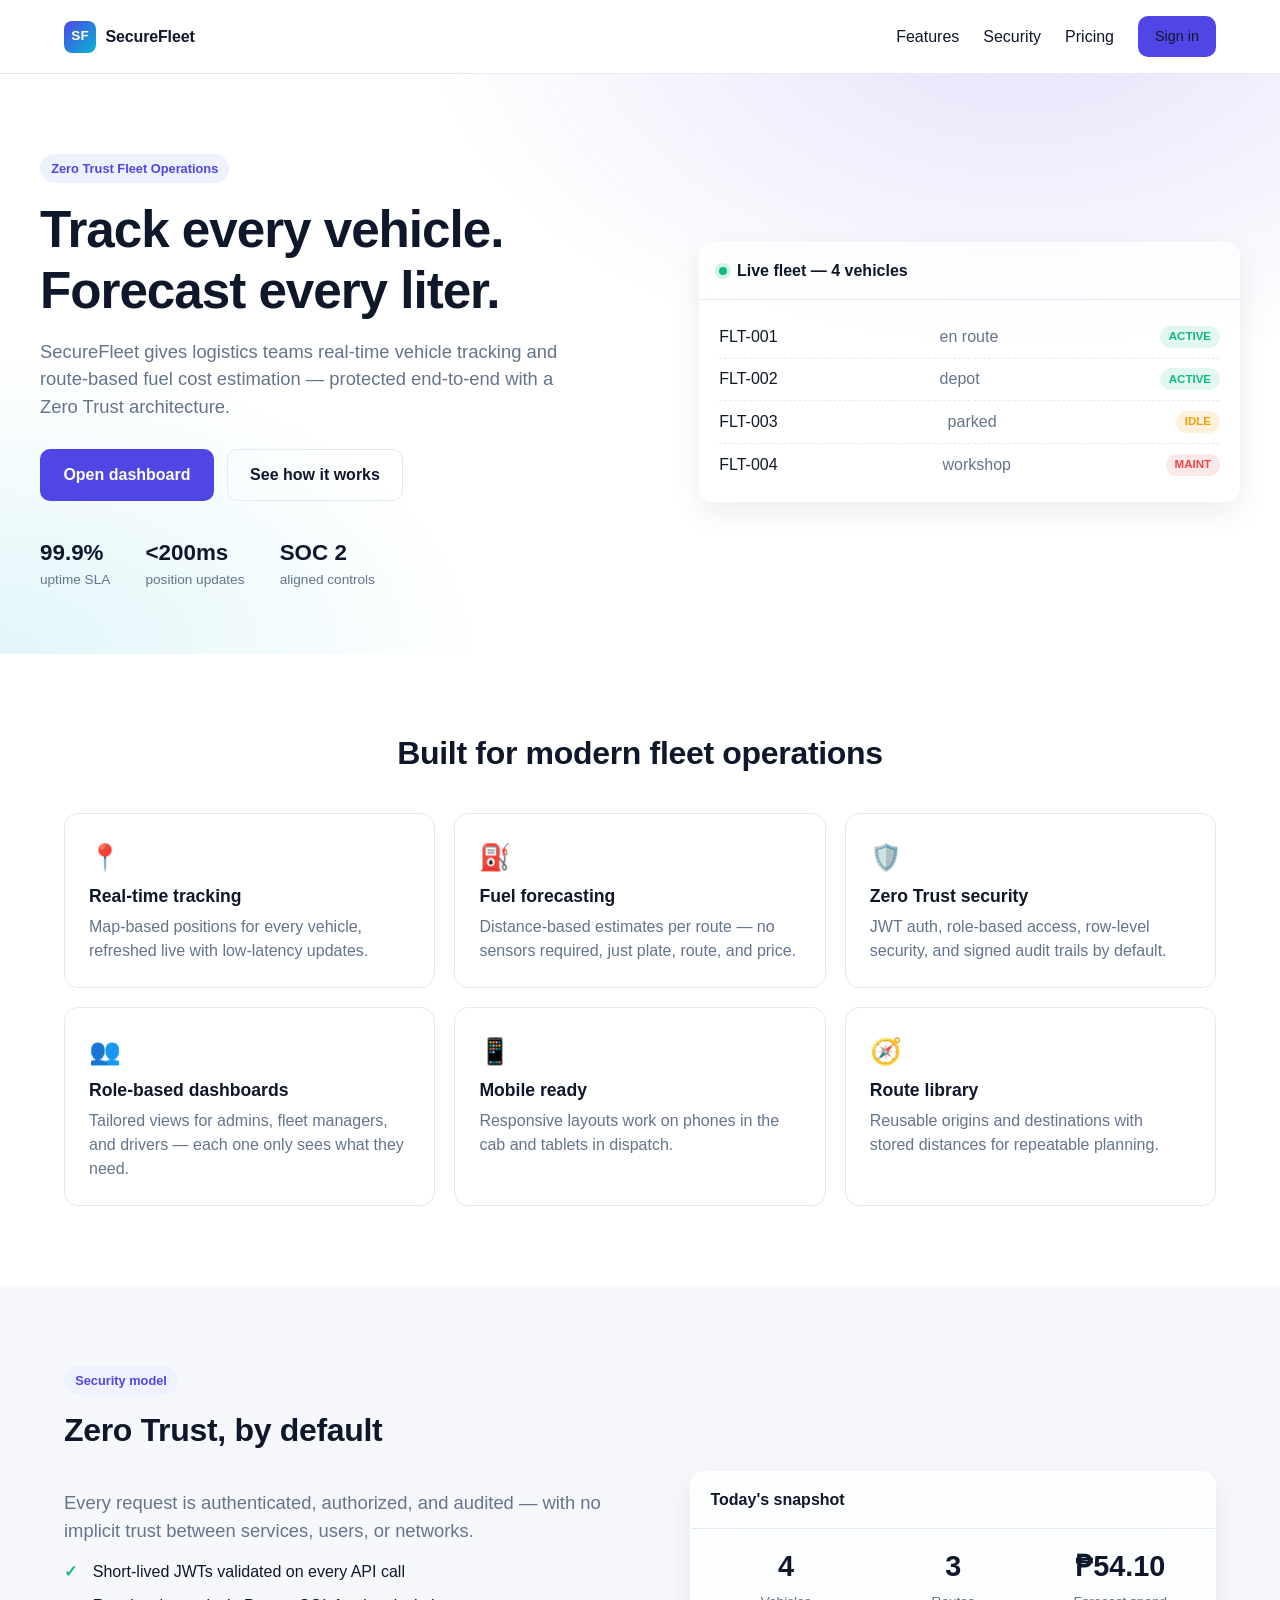
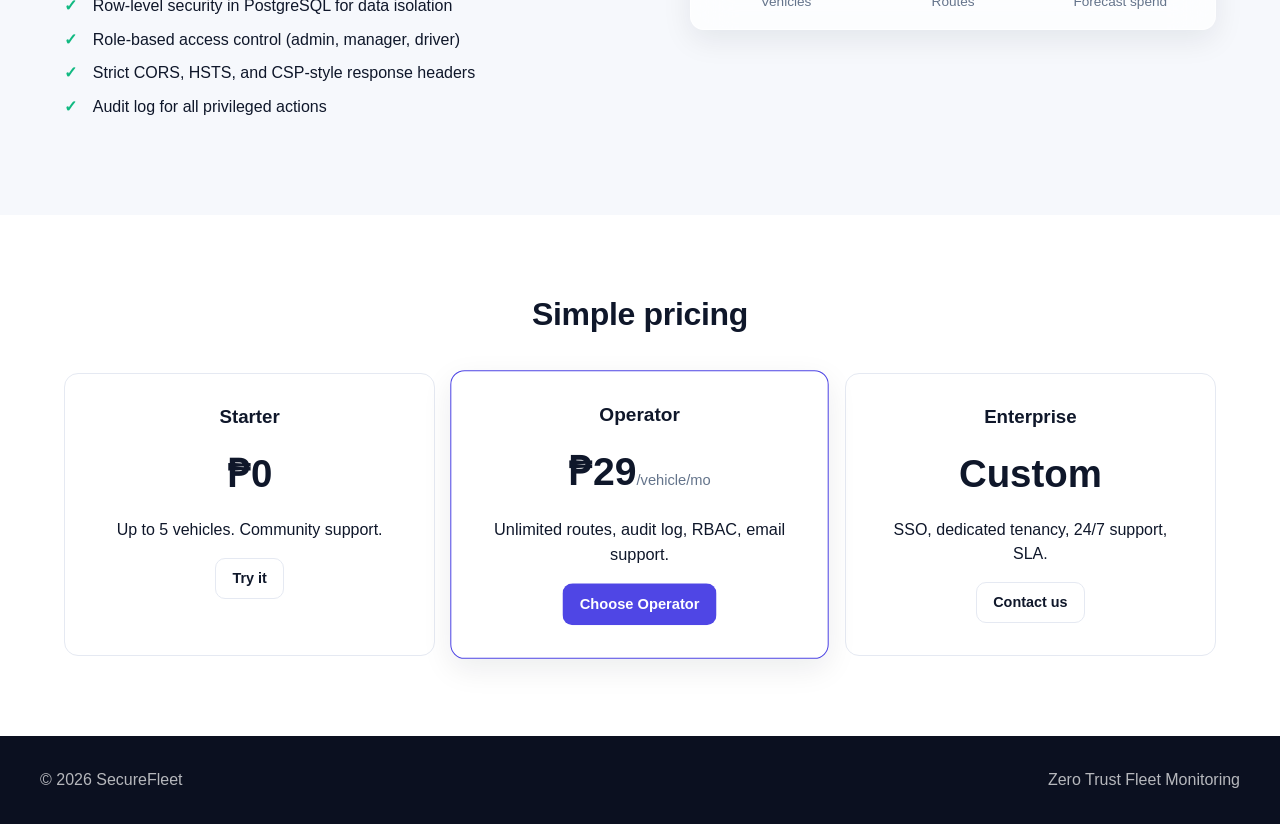
<file: frontend/index.html>
<!DOCTYPE html>
<html lang="en">
<head>
<meta charset="UTF-8" />
<meta name="viewport" content="width=device-width, initial-scale=1.0" />
<title>SecureFleet — Zero Trust Fleet Monitoring</title>
<link rel="stylesheet" href="css/styles.css" />
</head>
<body class="landing">
<header class="nav">
  <div class="nav-inner">
    <a href="index.html" class="brand">
      <span class="brand-mark">SF</span>
      <span class="brand-name">SecureFleet</span>
    </a>
    <nav>
      <a href="#features">Features</a>
      <a href="#security">Security</a>
      <a href="#pricing">Pricing</a>
      <a href="login.html" class="btn btn-primary">Sign in</a>
    </nav>
  </div>
</header>

<section class="hero">
  <div class="hero-inner">
    <div class="hero-copy">
      <span class="eyebrow">Zero Trust Fleet Operations</span>
      <h1>Track every vehicle.<br/>Forecast every liter.</h1>
      <p class="lede">SecureFleet gives logistics teams real-time vehicle tracking and route-based fuel cost estimation — protected end-to-end with a Zero Trust architecture.</p>
      <div class="hero-cta">
        <a href="login.html" class="btn btn-primary btn-lg">Open dashboard</a>
        <a href="#features" class="btn btn-ghost btn-lg">See how it works</a>
      </div>
      <ul class="hero-stats">
        <li><strong>99.9%</strong><span>uptime SLA</span></li>
        <li><strong>&lt;200ms</strong><span>position updates</span></li>
        <li><strong>SOC 2</strong><span>aligned controls</span></li>
      </ul>
    </div>
    <div class="hero-visual">
      <div class="card glass">
        <div class="card-header">
          <span class="dot dot-green"></span>
          <span>Live fleet — 4 vehicles</span>
        </div>
        <div class="card-body">
          <div class="row"><span>FLT-001</span><span class="muted">en route</span><span class="pill pill-green">active</span></div>
          <div class="row"><span>FLT-002</span><span class="muted">depot</span><span class="pill pill-green">active</span></div>
          <div class="row"><span>FLT-003</span><span class="muted">parked</span><span class="pill pill-amber">idle</span></div>
          <div class="row"><span>FLT-004</span><span class="muted">workshop</span><span class="pill pill-red">maint</span></div>
        </div>
      </div>
    </div>
  </div>
</section>

<section id="features" class="section">
  <h2>Built for modern fleet operations</h2>
  <div class="grid grid-3">
    <div class="feature">
      <div class="feature-icon">📍</div>
      <h3>Real-time tracking</h3>
      <p>Map-based positions for every vehicle, refreshed live with low-latency updates.</p>
    </div>
    <div class="feature">
      <div class="feature-icon">⛽</div>
      <h3>Fuel forecasting</h3>
      <p>Distance-based estimates per route — no sensors required, just plate, route, and price.</p>
    </div>
    <div class="feature">
      <div class="feature-icon">🛡️</div>
      <h3>Zero Trust security</h3>
      <p>JWT auth, role-based access, row-level security, and signed audit trails by default.</p>
    </div>
    <div class="feature">
      <div class="feature-icon">👥</div>
      <h3>Role-based dashboards</h3>
      <p>Tailored views for admins, fleet managers, and drivers — each one only sees what they need.</p>
    </div>
    <div class="feature">
      <div class="feature-icon">📱</div>
      <h3>Mobile ready</h3>
      <p>Responsive layouts work on phones in the cab and tablets in dispatch.</p>
    </div>
    <div class="feature">
      <div class="feature-icon">🧭</div>
      <h3>Route library</h3>
      <p>Reusable origins and destinations with stored distances for repeatable planning.</p>
    </div>
  </div>
</section>

<section id="security" class="section section-alt">
  <div class="two-col">
    <div>
      <span class="eyebrow">Security model</span>
      <h2>Zero Trust, by default</h2>
      <p class="lede">Every request is authenticated, authorized, and audited — with no implicit trust between services, users, or networks.</p>
      <ul class="checklist">
        <li>Short-lived JWTs validated on every API call</li>
        <li>Row-level security in PostgreSQL for data isolation</li>
        <li>Role-based access control (admin, manager, driver)</li>
        <li>Strict CORS, HSTS, and CSP-style response headers</li>
        <li>Audit log for all privileged actions</li>
      </ul>
    </div>
    <div class="card glass">
      <div class="card-header">Today's snapshot</div>
      <div class="card-body big-stats">
        <div><strong>4</strong><span>Vehicles</span></div>
        <div><strong>3</strong><span>Routes</span></div>
        <div><strong>₱54.10</strong><span>Forecast spend</span></div>
      </div>
    </div>
  </div>
</section>

<section id="pricing" class="section">
  <h2>Simple pricing</h2>
  <div class="grid grid-3">
    <div class="price-card">
      <h3>Starter</h3>
      <div class="price">₱0</div>
      <p>Up to 5 vehicles. Community support.</p>
      <a href="login.html" class="btn btn-ghost">Try it</a>
    </div>
    <div class="price-card featured">
      <h3>Operator</h3>
      <div class="price">₱29<span>/vehicle/mo</span></div>
      <p>Unlimited routes, audit log, RBAC, email support.</p>
      <a href="login.html" class="btn btn-primary">Choose Operator</a>
    </div>
    <div class="price-card">
      <h3>Enterprise</h3>
      <div class="price">Custom</div>
      <p>SSO, dedicated tenancy, 24/7 support, SLA.</p>
      <a href="login.html" class="btn btn-ghost">Contact us</a>
    </div>
  </div>
</section>

<footer class="footer">
  <div class="footer-inner">
    <span>© 2026 SecureFleet</span>
    <span>Zero Trust Fleet Monitoring</span>
  </div>
</footer>
</body>
</html>
</file>
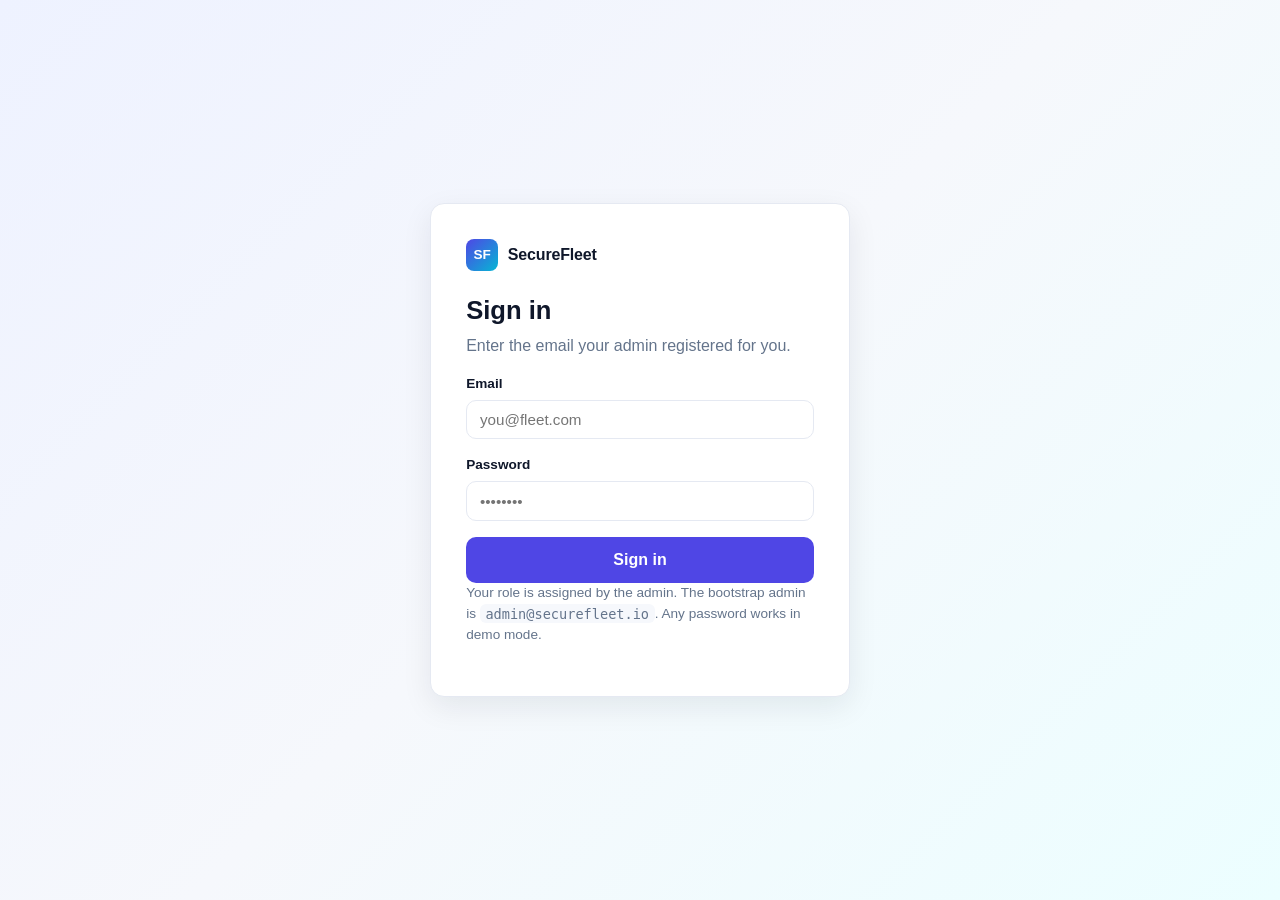
<file: frontend/login.html>
<!DOCTYPE html>
<html lang="en">
<head>
<meta charset="UTF-8" />
<meta name="viewport" content="width=device-width, initial-scale=1.0" />
<title>Sign in — SecureFleet</title>
<link rel="stylesheet" href="css/styles.css" />
</head>
<body class="auth-page">
<div class="auth-card">
  <a href="index.html" class="brand">
    <span class="brand-mark">SF</span>
    <span class="brand-name">SecureFleet</span>
  </a>
  <h1>Sign in</h1>
  <p class="muted">Enter the email your admin registered for you.</p>

  <form id="login-form" class="form" autocomplete="off">
    <label>
      <span>Email</span>
      <input type="email" id="email" required placeholder="you@fleet.com" />
    </label>
    <label>
      <span>Password</span>
      <input type="password" id="password" required placeholder="••••••••" />
    </label>
    <button type="submit" class="btn btn-primary btn-lg">Sign in</button>
    <p class="error" id="error" hidden></p>
  </form>

  <p class="muted small">
    Your role is assigned by the admin. The bootstrap admin is
    <code>admin@securefleet.io</code>. Any password works in demo mode.
  </p>
</div>
<script src="js/config.js"></script>
<script src="js/auth.js"></script>
<script src="js/login.js"></script>
</body>
</html>
</file>
<file: frontend/css/styles.css>
:root {
  --bg: #0b1020;
  --bg-2: #0f1530;
  --surface: #ffffff;
  --surface-2: #f6f8fc;
  --border: #e5e9f2;
  --text: #0f172a;
  --text-muted: #64748b;
  --primary: #4f46e5;
  --primary-600: #4338ca;
  --primary-50: #eef2ff;
  --green: #10b981;
  --amber: #f59e0b;
  --red: #ef4444;
  --shadow: 0 10px 30px rgba(15, 23, 42, .08);
  --radius: 14px;
  --radius-sm: 10px;
}

* { box-sizing: border-box; }
html, body { margin: 0; padding: 0; }
body {
  font-family: -apple-system, BlinkMacSystemFont, "Segoe UI", Inter, Roboto, sans-serif;
  color: var(--text);
  background: var(--surface-2);
  -webkit-font-smoothing: antialiased;
  line-height: 1.5;
}
a { color: var(--primary); text-decoration: none; }
a:hover { text-decoration: underline; }
h1, h2, h3 { margin: 0 0 .5rem; line-height: 1.2; }
h1 { font-size: 2rem; }
h2 { font-size: 1.5rem; }
p { margin: 0 0 1rem; }
.muted { color: var(--text-muted); }
.small { font-size: .85rem; }
code { background: var(--surface-2); padding: .1rem .35rem; border-radius: 6px; font-size: .85rem; }

/* ---------- Brand ---------- */
.brand { display: flex; align-items: center; gap: .6rem; text-decoration: none; color: inherit; }
.brand-mark {
  display: inline-grid; place-items: center;
  width: 32px; height: 32px; border-radius: 8px;
  background: linear-gradient(135deg, #4f46e5, #06b6d4);
  color: white; font-weight: 800; font-size: .85rem;
}
.brand-name { font-weight: 700; letter-spacing: -.01em; }

/* ---------- Buttons ---------- */
.btn {
  display: inline-flex; align-items: center; justify-content: center;
  gap: .4rem; padding: .55rem 1rem; border-radius: 10px;
  font-weight: 600; font-size: .9rem; border: 1px solid transparent;
  cursor: pointer; transition: all .15s ease; text-decoration: none;
}
.btn-primary { background: var(--primary); color: white; }
.btn-primary:hover { background: var(--primary-600); }
.btn-ghost { background: transparent; color: var(--text); border-color: var(--border); }
.btn-ghost:hover { background: var(--surface-2); }
.btn-lg { padding: .8rem 1.4rem; font-size: 1rem; }
.btn-sm { padding: .35rem .75rem; font-size: .8rem; }

/* ---------- Landing ---------- */
.landing { background: var(--surface); color: var(--text); }
.nav { position: sticky; top: 0; background: rgba(255,255,255,.85); backdrop-filter: blur(10px); border-bottom: 1px solid var(--border); z-index: 50; }
.nav-inner { max-width: 1200px; margin: 0 auto; padding: 1rem 1.5rem; display: flex; align-items: center; justify-content: space-between; }
.nav nav { display: flex; gap: 1.5rem; align-items: center; }
.nav nav a { color: var(--text); font-weight: 500; }

.hero {
  padding: 5rem 1.5rem 4rem;
  background:
    radial-gradient(1000px 600px at 80% -10%, rgba(79,70,229,.15), transparent 60%),
    radial-gradient(800px 500px at 0% 100%, rgba(6,182,212,.12), transparent 60%);
}
.hero-inner { max-width: 1200px; margin: 0 auto; display: grid; grid-template-columns: 1.1fr 1fr; gap: 4rem; align-items: center; }
.eyebrow { display: inline-block; padding: .3rem .7rem; background: var(--primary-50); color: var(--primary); border-radius: 999px; font-weight: 600; font-size: .8rem; margin-bottom: 1rem; }
.hero h1 { font-size: 3.2rem; letter-spacing: -.02em; margin-bottom: 1rem; }
.lede { font-size: 1.15rem; color: var(--text-muted); max-width: 540px; }
.hero-cta { display: flex; gap: .8rem; margin: 1.8rem 0 2.2rem; flex-wrap: wrap; }
.hero-stats { list-style: none; padding: 0; margin: 0; display: flex; gap: 2.2rem; }
.hero-stats li { display: flex; flex-direction: column; }
.hero-stats strong { font-size: 1.4rem; }
.hero-stats span { color: var(--text-muted); font-size: .85rem; }

.glass {
  background: rgba(255,255,255,.7);
  backdrop-filter: blur(20px);
  border: 1px solid rgba(255,255,255,.6);
  box-shadow: var(--shadow);
}
.card { border-radius: var(--radius); overflow: hidden; }
.card-header { padding: 1rem 1.2rem; border-bottom: 1px solid var(--border); display: flex; align-items: center; gap: .6rem; font-weight: 600; }
.card-body { padding: 1rem 1.2rem; }
.card .row { display: grid; grid-template-columns: 1fr 1fr auto; padding: .55rem 0; border-bottom: 1px dashed var(--border); align-items: center; }
.card .row:last-child { border-bottom: none; }
.dot { width: 8px; height: 8px; border-radius: 50%; }
.dot-green { background: var(--green); box-shadow: 0 0 0 4px rgba(16,185,129,.18); }
.pill { padding: .15rem .55rem; border-radius: 999px; font-size: .72rem; font-weight: 700; text-transform: uppercase; }
.pill-green { background: rgba(16,185,129,.12); color: var(--green); }
.pill-amber { background: rgba(245,158,11,.14); color: var(--amber); }
.pill-red { background: rgba(239,68,68,.12); color: var(--red); }

.section { max-width: 1200px; margin: 0 auto; padding: 5rem 1.5rem; }
.section-alt { background: var(--surface-2); max-width: none; padding-left: 0; padding-right: 0; }
.section-alt > * { max-width: 1200px; margin-left: auto; margin-right: auto; padding: 0 1.5rem; }
.section h2 { text-align: center; font-size: 2rem; letter-spacing: -.01em; margin-bottom: 2.5rem; }
.section-alt h2 { text-align: left; }

.grid { display: grid; gap: 1.2rem; }
.grid-2 { grid-template-columns: repeat(2, 1fr); }
.grid-3 { grid-template-columns: repeat(3, 1fr); }
.grid-4 { grid-template-columns: repeat(4, 1fr); }

.feature { background: var(--surface); border: 1px solid var(--border); border-radius: var(--radius); padding: 1.5rem; }
.feature-icon { font-size: 1.6rem; margin-bottom: .6rem; }
.feature h3 { font-size: 1.1rem; }
.feature p { color: var(--text-muted); margin: 0; }

.two-col { display: grid; grid-template-columns: 1.1fr 1fr; gap: 3rem; align-items: center; }
.checklist { padding: 0; list-style: none; }
.checklist li { padding-left: 1.8rem; position: relative; margin-bottom: .6rem; }
.checklist li::before { content: "✓"; position: absolute; left: 0; color: var(--green); font-weight: 700; }

.big-stats { display: grid; grid-template-columns: repeat(3, 1fr); gap: 1rem; text-align: center; }
.big-stats strong { display: block; font-size: 1.8rem; }
.big-stats span { color: var(--text-muted); font-size: .85rem; }

.price-card { background: var(--surface); border: 1px solid var(--border); border-radius: var(--radius); padding: 2rem; text-align: center; }
.price-card.featured { border-color: var(--primary); box-shadow: var(--shadow); transform: scale(1.02); }
.price { font-size: 2.4rem; font-weight: 800; margin: 1rem 0; }
.price span { font-size: .9rem; font-weight: 500; color: var(--text-muted); }

.footer { background: var(--bg); color: rgba(255,255,255,.7); padding: 2rem 1.5rem; }
.footer-inner { max-width: 1200px; margin: 0 auto; display: flex; justify-content: space-between; }

/* ---------- Auth ---------- */
.auth-page { min-height: 100vh; display: grid; place-items: center; padding: 1.5rem;
  background: linear-gradient(135deg, #eef2ff 0%, #f6f8fc 50%, #ecfeff 100%); }
.auth-card { width: 100%; max-width: 420px; background: var(--surface); border-radius: var(--radius); padding: 2.2rem; box-shadow: var(--shadow); border: 1px solid var(--border); }
.auth-card .brand { margin-bottom: 1.5rem; }
.auth-card h1 { font-size: 1.6rem; }

.form { display: flex; flex-direction: column; gap: 1rem; }
.form label { display: flex; flex-direction: column; gap: .35rem; font-weight: 600; font-size: .85rem; color: var(--text); }
.form input, .form select {
  padding: .65rem .8rem; border: 1px solid var(--border); border-radius: 10px;
  font-size: .95rem; font-family: inherit; background: var(--surface);
}
.form input:focus, .form select:focus { outline: 2px solid var(--primary); outline-offset: -1px; border-color: var(--primary); }
.form .error { color: var(--red); font-size: .85rem; margin: 0; }
.form-actions { display: flex; justify-content: flex-end; gap: .6rem; }
.form.compact { gap: .6rem; }

/* ---------- App layout ---------- */
.app { display: grid; grid-template-columns: 240px 1fr; min-height: 100vh; }
.sidebar {
  background: var(--bg); color: white; padding: 1.5rem 1rem;
  display: flex; flex-direction: column;
}
.sidebar .brand { color: white; margin-bottom: 2rem; }
.sidenav { display: flex; flex-direction: column; gap: .25rem; flex: 1; }
.sidenav a { color: rgba(255,255,255,.7); padding: .6rem .8rem; border-radius: 8px; font-weight: 500; font-size: .9rem; }
.sidenav a:hover { background: rgba(255,255,255,.06); color: white; text-decoration: none; }
.sidenav a.active { background: rgba(79,70,229,.25); color: white; }
.sidefoot { border-top: 1px solid rgba(255,255,255,.08); padding-top: 1rem; display: flex; flex-direction: column; gap: .75rem; }
.user-chip { font-size: .8rem; color: rgba(255,255,255,.85); display: flex; flex-direction: column; }
.user-chip strong { color: white; }
.sidefoot .btn-ghost { color: white; border-color: rgba(255,255,255,.15); }
.sidefoot .btn-ghost:hover { background: rgba(255,255,255,.08); }

.main { padding: 2rem; max-width: 1400px; }
.topbar { display: flex; align-items: center; justify-content: space-between; margin-bottom: 1.5rem; }
.topbar h1 { font-size: 1.6rem; margin-bottom: .25rem; }
.badge { padding: .3rem .8rem; background: rgba(239,68,68,.1); color: var(--red); border-radius: 999px; font-weight: 700; font-size: .75rem; letter-spacing: .04em; }
.badge-amber { background: rgba(245,158,11,.12); color: var(--amber); }
.badge-green { background: rgba(16,185,129,.12); color: var(--green); }

.stats { margin-bottom: 1.5rem; }
.stat { background: var(--surface); border: 1px solid var(--border); border-radius: var(--radius); padding: 1.2rem; }
.stat span { display: block; color: var(--text-muted); font-size: .8rem; text-transform: uppercase; letter-spacing: .05em; }
.stat strong { display: block; font-size: 1.8rem; margin-top: .35rem; }

.panel { background: var(--surface); border: 1px solid var(--border); border-radius: var(--radius); margin-bottom: 1.5rem; overflow: hidden; }
.panel-header { display: flex; align-items: center; justify-content: space-between; padding: 1rem 1.4rem; border-bottom: 1px solid var(--border); }
.panel-header h2 { font-size: 1.05rem; }
.map { width: 100%; height: 380px; }

.table-wrap { overflow-x: auto; }
.table { width: 100%; border-collapse: collapse; }
.table th, .table td { padding: .8rem 1.4rem; text-align: left; font-size: .9rem; border-bottom: 1px solid var(--border); }
.table th { background: var(--surface-2); font-weight: 600; color: var(--text-muted); text-transform: uppercase; font-size: .72rem; letter-spacing: .05em; }
.table tr:last-child td { border-bottom: none; }
.table select { padding: .35rem .5rem; border-radius: 8px; border: 1px solid var(--border); font-size: .85rem; }

.audit { list-style: none; padding: 1rem 1.4rem; margin: 0; }
.audit li { padding: .6rem 0; border-bottom: 1px dashed var(--border); display: flex; gap: 1rem; font-size: .9rem; }
.audit li:last-child { border-bottom: none; }
.audit .muted { min-width: 70px; }

.estimate { padding: 1rem 1.4rem; display: grid; grid-template-columns: repeat(2, 1fr); gap: .8rem; }
.estimate > div { background: var(--surface-2); padding: .8rem 1rem; border-radius: 10px; }
.estimate span { display: block; color: var(--text-muted); font-size: .75rem; }
.estimate strong { font-size: 1.1rem; }
.estimate button { grid-column: 1 / -1; }

.route-info { padding: 1.4rem; }

dialog { border: none; border-radius: var(--radius); padding: 1.8rem; box-shadow: var(--shadow); max-width: 420px; width: 90%; }
dialog::backdrop { background: rgba(15,23,42,.4); }

/* ---------- Responsive ---------- */
@media (max-width: 900px) {
  .hero-inner, .two-col { grid-template-columns: 1fr; }
  .hero h1 { font-size: 2.2rem; }
  .grid-2, .grid-3, .grid-4 { grid-template-columns: 1fr 1fr; }
  .app { grid-template-columns: 1fr; }
  .sidebar { flex-direction: row; align-items: center; padding: 1rem; }
  .sidebar .brand { margin: 0; }
  .sidenav { flex-direction: row; flex-wrap: wrap; flex: 1; padding: 0 1rem; gap: .5rem; }
  .sidefoot { flex-direction: row; align-items: center; border-top: none; padding-top: 0; }
  .main { padding: 1.2rem; }
}
@media (max-width: 600px) {
  .grid-2, .grid-3, .grid-4 { grid-template-columns: 1fr; }
  .hero { padding: 3rem 1.2rem; }
  .hero h1 { font-size: 1.9rem; }
  .nav nav { gap: .8rem; }
  .nav nav a:not(.btn) { display: none; }
  .stats { grid-template-columns: 1fr 1fr; }
  .estimate { grid-template-columns: 1fr; }
}
</file>
